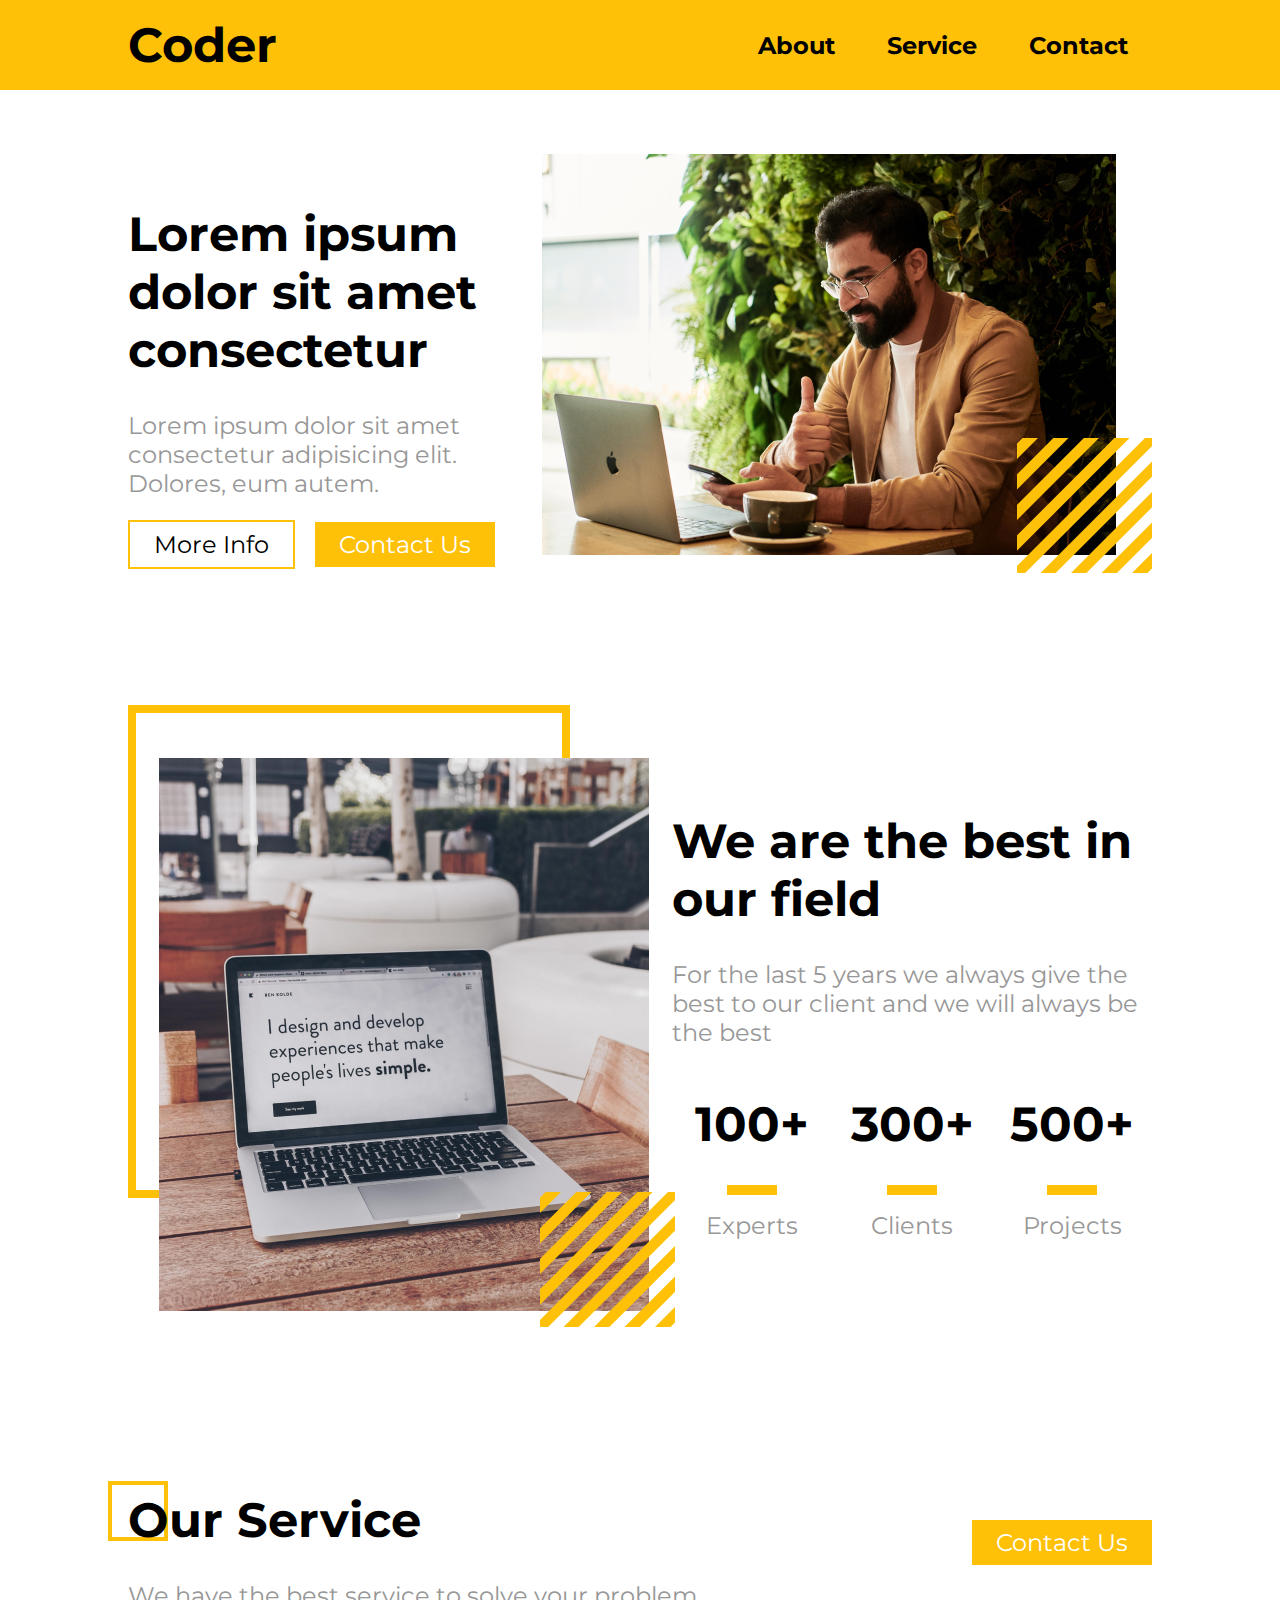
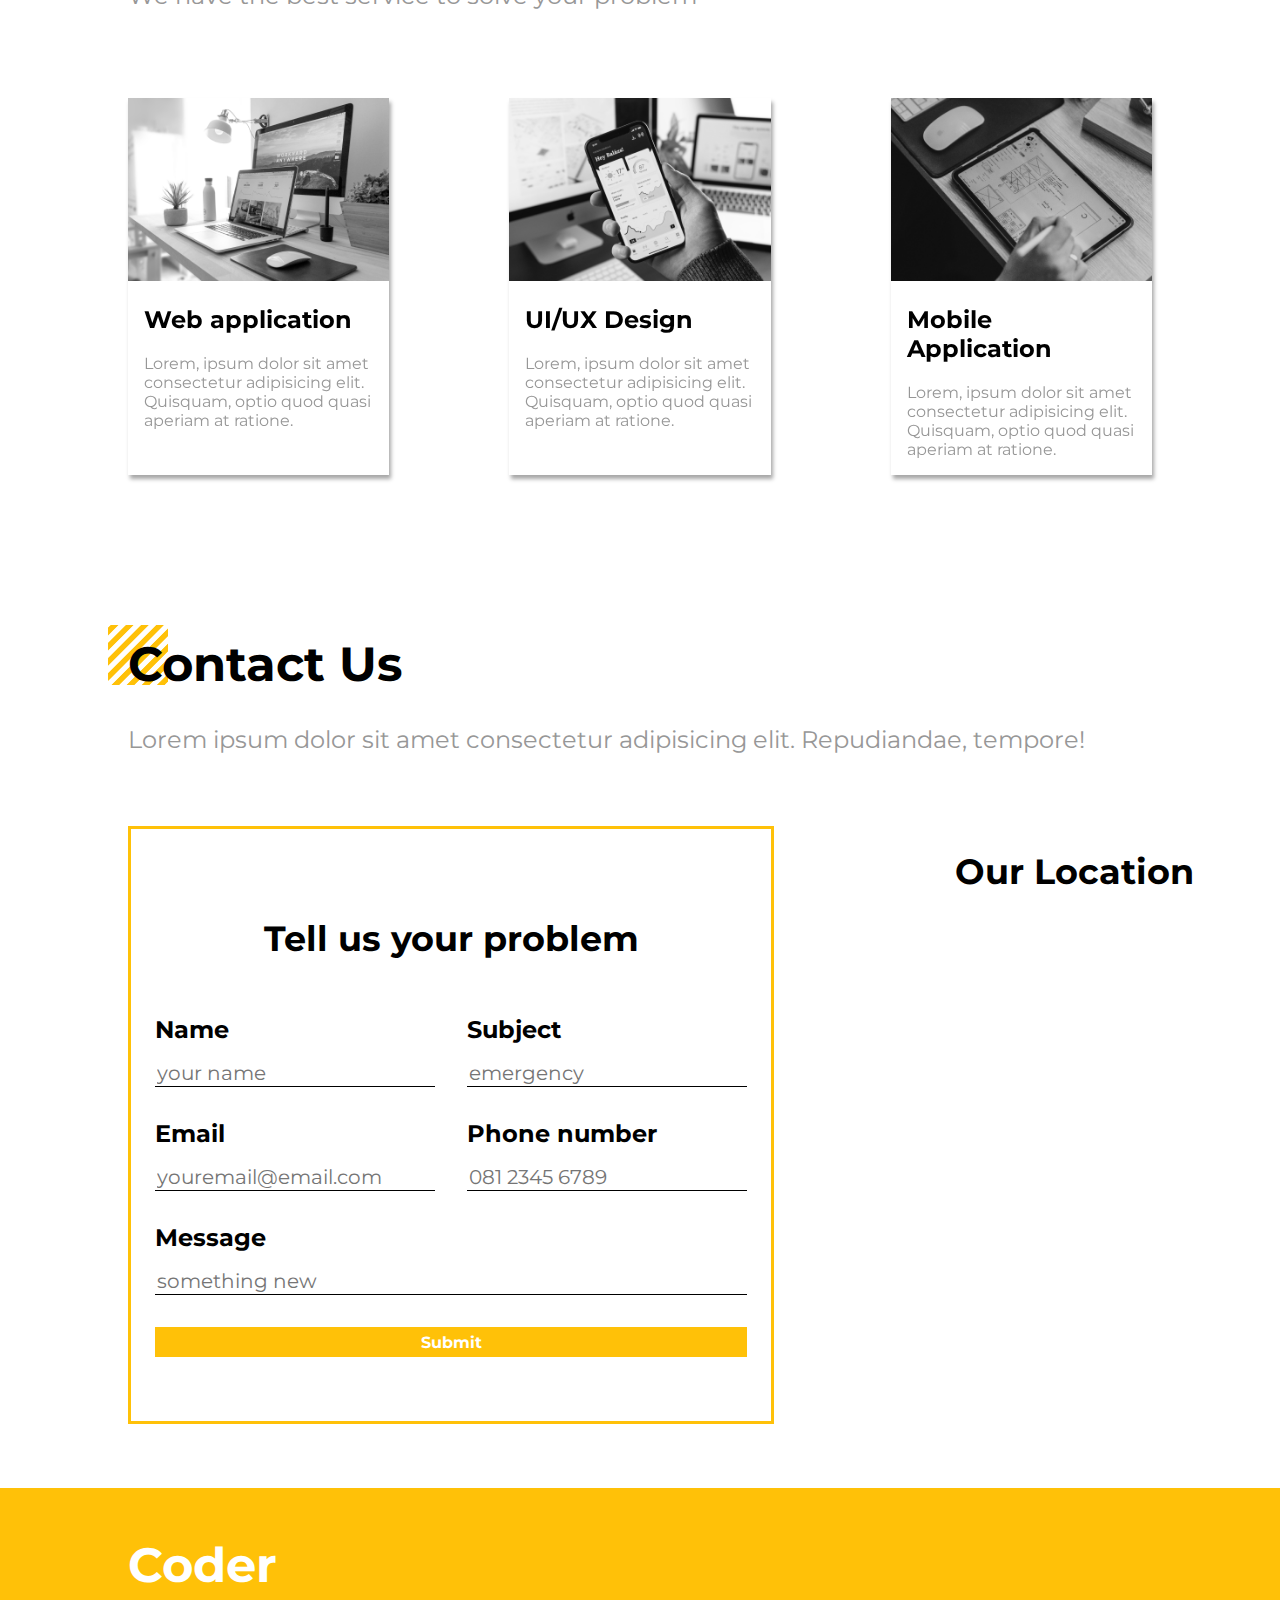
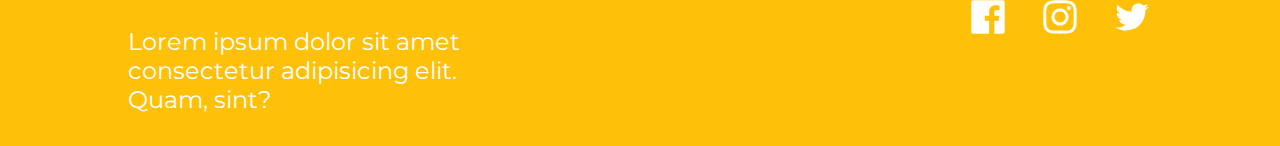
<file: index.html>
<!DOCTYPE html>
<html lang="en">
  <head>
    <meta charset="UTF-8" />
    <meta http-equiv="X-UA-Compatible" content="IE=edge" />
    <meta name="viewport" content="width=device-width, initial-scale=1.0" />
    <title>Coder</title>
    <link rel="preconnect" href="https://fonts.googleapis.com" />
    <link rel="preconnect" href="https://fonts.gstatic.com" crossorigin />
    <link
      href="https://fonts.googleapis.com/css2?family=Montserrat:ital,wght@0,100..900;1,100..900&display=swap"
      rel="stylesheet"
    />
    <link rel="stylesheet" href="style.css" />
  </head>
  <body>
    <header id="header">
      <h1>Coder</h1>
      <nav>
        <a href="#about">About</a>
        <a href="#service">Service</a>
        <a href="#contact">Contact</a>
      </nav>
    </header>
    <!-- <div id="dummy"></div> -->
    <section id="landing">
      <div>
        <h1>Lorem ipsum dolor sit amet consectetur</h1>
        <p>
          Lorem ipsum dolor sit amet consectetur adipisicing elit. Dolores, eum
          autem.
        </p>
        <div>
          <a class="btn btn-alt" href="">More Info</a>
          <a class="btn" href="">Contact Us</a>
        </div>
      </div>
      <div>
        <img src="images/landing.png" alt="Landing Image" />
      </div>
    </section>
    <section id="about">
      <div>
        <img src="images/about.png" alt="About Image" />
      </div>
      <div>
        <h1>We are the best in our field</h1>
        <p>
          For the last 5 years we always give the best to our client and we will
          always be the best
        </p>
        <div id="about-stats">
          <div class="about-class-item">
            <h1>100+</h1>
            <div></div>
            <p>Experts</p>
          </div>
          <div class="about-class-item">
            <h1>300+</h1>
            <div></div>
            <p>Clients</p>
          </div>
          <div class="about-class-item">
            <h1>500+</h1>
            <div></div>
            <p>Projects</p>
          </div>
        </div>
      </div>
    </section>
    <section id="service">
      <div class="service-header">
        <div>
          <h1>Our Service</h1>
          <p>We have the best service to solve your problem</p>
        </div>
        <a href="" class="btn">Contact Us</a>
      </div>
      <div class="service-detail">
        <div class="service-detail-item">
          <img src="images/service1.png" alt="service 1 image" />
          <h2>Web application</h2>
          <p>
            Lorem, ipsum dolor sit amet consectetur adipisicing elit. Quisquam,
            optio quod quasi aperiam at ratione.
          </p>
        </div>
        <div class="service-detail-item">
          <img src="images/service2.png" alt="service 2 image" />
          <h2>UI/UX Design</h2>
          <p>
            Lorem, ipsum dolor sit amet consectetur adipisicing elit. Quisquam,
            optio quod quasi aperiam at ratione.
          </p>
        </div>
        <div class="service-detail-item">
          <img src="images/service3.png" alt="service 4 image" />
          <h2>Mobile Application</h2>
          <p>
            Lorem, ipsum dolor sit amet consectetur adipisicing elit. Quisquam,
            optio quod quasi aperiam at ratione.
          </p>
        </div>
      </div>
    </section>
    <section id="contact">
      <h1>Contact Us</h1>
      <p>
        Lorem ipsum dolor sit amet consectetur adipisicing elit. Repudiandae,
        tempore!
      </p>
      <div class="contact-detail">
        <form action="">
          <h1>Tell us your problem</h1>
          <div class="form-group">
            <div id="input-name" class="input-group">
              <label for="">Name</label>
              <input type="text" placeholder="your name" />
            </div>
            <div id="input-email" class="input-group">
              <label for="">Email</label>
              <input type="email" placeholder="youremail@email.com" />
            </div>
            <div id="input-message" class="input-group">
              <label for="">Message</label>
              <input type="text" placeholder="something new" />
            </div>
            <div id="input-phone" class="input-group">
              <label for="">Phone number</label>
              <input type="tel" placeholder="081 2345 6789" />
            </div>
            <div id="input-subject" class="input-group">
              <label for="">Subject</label>
              <input type="text" placeholder="emergency" />
            </div>
          </div>
          <button>Submit</button>
        </form>

        <div>
          <h1>Our Location</h1>
          <iframe
            src="https://www.google.com/maps/embed?pb=!1m18!1m12!1m3!1d3965.9476647389597!2d106.96886160803426!3d-6.270613161354339!2m3!1f0!2f0!3f0!3m2!1i1024!2i768!4f13.1!3m3!1m2!1s0x2e698d5017d3152b%3A0x898f42b2ee2990e4!2sCoding%20Studio%20IT%20Learning%20Center%20%7C%20KodioKids%20Sekolah%20Koding%20%26%20Game%20Seru%20%7C%20Kursus%20Cyber%20Security%2C%20Data%2C%20Programming%20%26%20Komputer!5e0!3m2!1sen!2sid!4v1725426954704!5m2!1sen!2sid"
            width="600"
            height="450"
            style="border: 0"
            allowfullscreen=""
            loading="lazy"
            referrerpolicy="no-referrer-when-downgrade"
          ></iframe>
        </div>
      </div>
    </section>
    <footer id="footer">
      <div>
        <h1>Coder</h1>
        <p>
          Lorem ipsum dolor sit amet consectetur adipisicing elit. Quam, sint?
        </p>
      </div>
      <div class="social-icons">
        <img src="images/Facebook.svg" alt="" />
        <img src="images/Instagram.svg" alt="" />
        <img src="images/Twitter.svg" alt="" />
      </div>
    </footer>
  </body>
</html>
</file>
<file: style.css>
* {
  font-family: "Montserrat";
}

html,
body {
  padding: 0;
  margin: 0;
}
h1 {
  font-weight: 700;
  font-size: 48px;
  margin: 0 0 16px 48;
}

a {
  text-decoration: none;
  color: black;
  font-size: 24px;
}

p {
  color: #979797;
  margin: 0 0 16px 0;
  font-size: 24px;
}

section {
  padding: 64px 128px;
}
.btn {
  background-color: #ffc108;
  color: white;
  padding: 8px 24px;
}

.btn-alt {
  background-color: white;
  color: black;
  margin-right: 16px;
  border: 2px solid #ffc108;
}
#landing {
  display: flex;
  align-items: center;
  justify-content: space-between;
  column-gap: 32px;
}
#landing p {
  margin-bottom: 32px;
}

nav > a {
  margin-left: 12px;
  font-weight: 700;
  margin: 24px;
}
nav > a:hover {
  color: white;
}
#header {
  display: flex;
  align-items: center;
  justify-content: space-between;
  padding: 16px 128px;
  position: sticky;
  top: 0;
  background-color: #ffc108;
  z-index: 99;
}
@keyframes bounceIn {
  0% {
    filter: opacity(0);
    transform: translateX(-30px);
  }
  35% {
    filter: opacity(0.25);
    transform: translateX(0);
  }
  75% {
    filter: opacity(0.5);
    transform: translateX(-10px);
  }
  100% {
    filter: opacity(1);
    transform: translateX(0);
  }
}

#header h1 {
  margin: 0;
  animation: bounceIn 1.5s;
}

#about {
  display: flex;
  align-items: center;
  justify-content: space-between;
  column-gap: 32px;
}
#about > div {
  width: 50%;
}
#about-stats {
  display: grid;
  grid-template-columns: repeat(3, 1fr);
}
#about-stats div > div {
  width: 50px;
  height: 10px;
  background-color: #ffc108;
  margin-bottom: 16px;
}

.about-class-item {
  display: flex;
  flex-direction: column;
  align-items: center;
}
.service-header {
  display: flex;
  align-items: center;
  justify-content: space-between;
}
.service-header h1 {
  position: relative;
}
.service-header h1::before {
  content: "";
  width: 60px;
  height: 60px;
  background: url("./images/accent1.svg");
  position: absolute;
  left: -20px;
  top: -10px;
  z-index: -1;
}
.service-detail {
  display: grid;
  grid-template-columns: repeat(3, 1fr);
  column-gap: 120px;
  margin-top: 72px;
}
.service-detail-item {
  box-shadow: 2px 4px 4px #a8a7a7;
  filter: grayscale(1);
}
.service-detail-item:hover {
  transform: scale(1.15);
  filter: grayscale(0);
}

.service-detail-item img {
  width: 100%;
}
.service-detail-item h2 {
  padding: 0 16px;
}
.service-detail-item p {
  font-size: 16px;
  padding: 0 16px;
}
#contact h1 {
  position: relative;
}
#contact > h1::before {
  content: "";
  width: 60px;
  height: 60px;
  position: absolute;
  background: url("./images/accent2.svg");
  left: -20px;
  top: -10px;
  z-index: -1;
}
.contact-detail {
  display: flex;
  justify-content: space-between;
  margin-top: 72px;
}
.contact-detail h1 {
  font-size: 35px;
  text-align: center;
}
form {
  display: flex;
  flex-direction: column;
  border: solid #ffc108;
  padding: 64px 24px;
}
.form-group {
  display: grid;
  grid-template-columns: repeat(2, 1fr);
  column-gap: 32px;
  margin-top: 32px;
  grid-template-areas:
    "name subject"
    "email phone"
    "message message";
}
form button {
  border: none;
  background-color: #ffc108;
  color: white;
  height: 30px;
  font-weight: 700;
  font-size: medium;
  cursor: pointer;
}

#input-name {
  grid-area: name;
}
#input-subject {
  grid-area: subject;
}
#input-email {
  grid-area: email;
}
#input-phone {
  grid-area: phone;
}
#input-message {
  grid-area: message;
}
.input-group {
  display: flex;
  flex-direction: column;
  margin-bottom: 32px;
}
.input-group label {
  font-weight: 700;
  margin-bottom: 16px;
  font-size: 24px;
}
.input-group input {
  border: none;
  outline: none;
  border-bottom: 1px solid black;
  font-size: 20px;
}
.input-group input:focus {
  border-bottom: 2px solid #ffc108;
}
footer {
  padding: 16px 128px;
  background-color: #ffc108;
  color: white;
  display: flex;
  justify-content: space-between;
  align-items: center;
}
footer p {
  color: white;
  width: 50%;
}
.social-icons {
  display: flex;
  gap: 32px;
}

#dummy {
  width: 100px;
  height: 100px;
  background-color: red;
}
@media only screen and (max-width: 992px) {
  #header,
  #footer {
    padding: 16px 32px;
  }
  section {
    padding: 64px 32px;
  }
  #landing {
    flex-direction: column-reverse;
    justify-content: center;
    align-items: center;
    text-align: center;
  }
  #landing > div{
    width: 100%;
  }
  #about{
    flex-direction: column;
    text-align: center;
    justify-content: center;
    align-items: center;
  }
  #about > div{
    width: 100%;
  }
  .service-detail{
    gap: 16px;
  }
  .contact-detail{
    flex-direction: column;
    justify-content: center;
    align-items: center;
    row-gap: 16px;
  }
}
</file>
